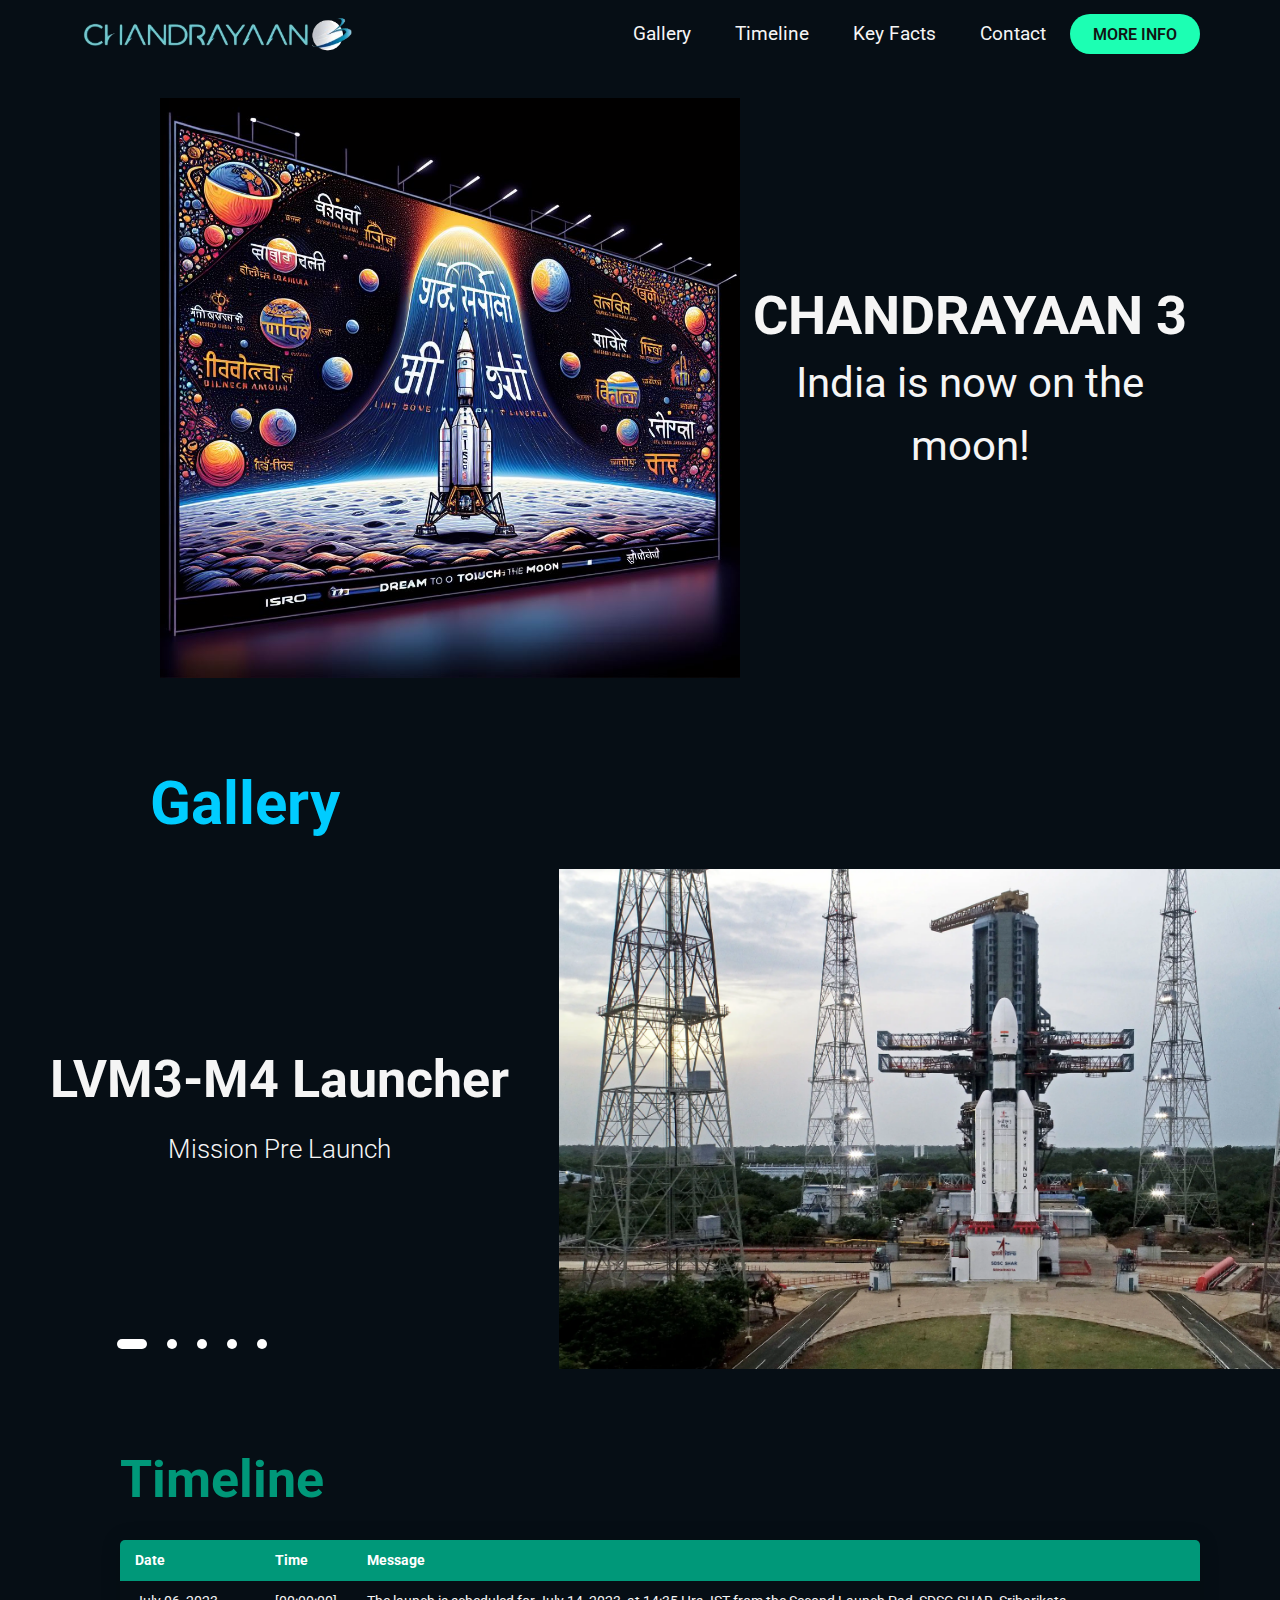
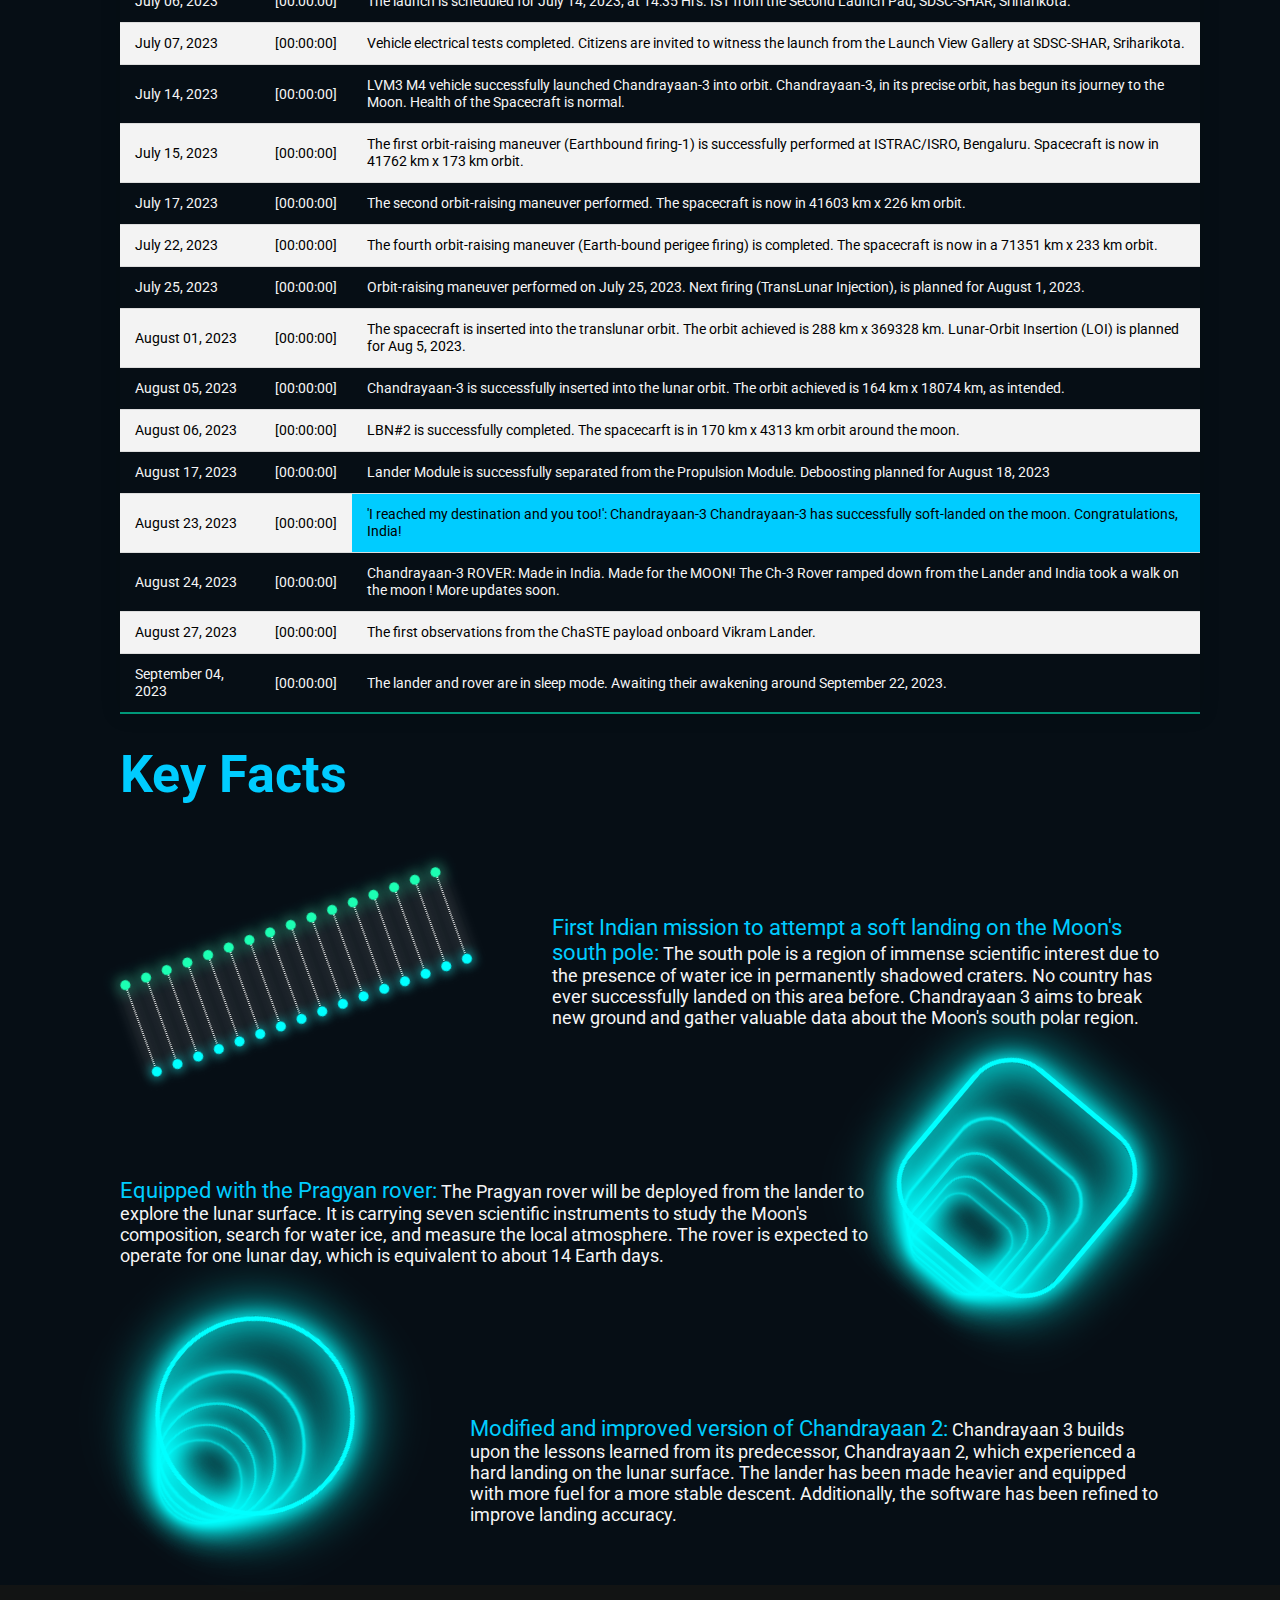
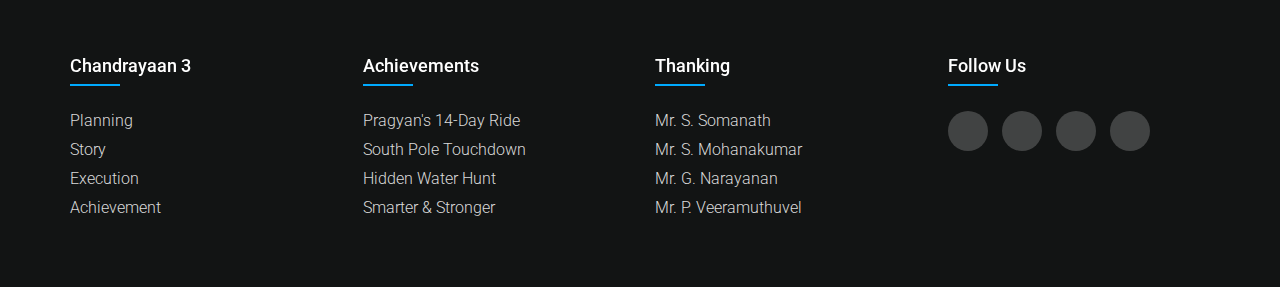
<file: index.html>
<!DOCTYPE html>
<html lang="en">
  <head>
    <meta charset="UTF-8" />
    <meta name="viewport" content="width=device-width, initial-scale=1.0" />
    <title>ISRO-Chandrayaan 3</title>
    <link rel="stylesheet" href="index.css" />
    <link
      rel="stylesheet"
      href="https://cdnjs.cloudflare.com/ajax/libs/font-awesome/6.5.1/css/all.min.css"
      integrity="sha512-DTOQO9RWCH3ppGqcWaEA1BIZOC6xxalwEsw9c2QQeAIftl+Vegovlnee1c9QX4TctnWMn13TZye+giMm8e2LwA=="
      crossorigin="anonymous"
      referrerpolicy="no-referrer"
    />
  </head>
  <body>
    <section id="home-section">
      <div class="home-container">
        <div class="navbar">
          <img src="Images/logo_ch3.png" alt="logo" />
          <input type="checkbox" id="menu-toggle" class="menu-toggle" />
          <div class="nav-heading">
            <label for="menu-toggle" class="menu-icon">&#9776;</label>
            <div class="nav-links">
              <a href="#gallery-section">Gallery</a>
              <a href="#timeline-section">Timeline</a>
              <a href="#fact-section">Key Facts</a>
              <a href="#footer-id">Contact</a>
              <button class="btn">
                <a href="./nowhere.html">MORE INFO</a>
              </button>
            </div>
          </div>
        </div>
        <div class="hero-container">
          <img src="Images/hero-img.jpeg" alt="" />
          <h1>
            CHANDRAYAAN 3
            <br />
            <span class="change-text"></span>
          </h1>
        </div>
      </div>
    </section>
    <section id="gallery-section">
      <div class="gallery">
        <h2>Gallery</h2>
        <div class="slider">
          <div class="list">
            <div class="item">
              <h3>LVM3-M4 Launcher<br /><span>Mission Pre Launch</span></h3>
              <img src="./Images/lvm3.webp" alt="" />
            </div>
            <div class="item">
              <h3>LVM3-M4 Launcher<br /><span>Mission Post Launch</span></h3>
              <img src="./Images/post-launch.webp" alt="" />
            </div>
            <div class="item">
              <h3>Chandrayaan-3<br /><span>Journey in Sketches</span></h3>
              <img src="./Images/journey.png" alt="" />
            </div>
            <div class="item">
              <h3>Chandrayaan-3<br /><span>Post Landing</span></h3>
              <img src="./Images/landed.jpg" alt="" />
            </div>
            <div class="item">
              <h3>Chandrayaan-3<br /><span>Sending Moon Image</span></h3>
              <img src="./Images/moon_surface.jpg" alt="" />
            </div>
          </div>
          <!-- <div class="buttons">
              <button id="prev"><</button>
              <button id="next">></button>
          </div> -->
          <ul class="dots">
            <li class="active"></li>
            <li></li>
            <li></li>
            <li></li>
            <li></li>
          </ul>
        </div>
      </div>
    </section>
    <section id="timeline-section">
      <div class="timeline">
        <h2>Timeline</h2>
        <table class="content-table">
          <thead>
            <tr>
              <th>Date</th>
              <th>Time</th>
              <th>Message</th>
            </tr>
          </thead>
          <tbody>
            <tr>
              <td>July 06, 2023</td>
              <td>[00:00:00]</td>
              <td>
                The launch is scheduled for July 14, 2023, at 14:35 Hrs. IST
                from the Second Launch Pad, SDSC-SHAR, Sriharikota.
              </td>
            </tr>
            <tr>
              <td>July 07, 2023</td>
              <td>[00:00:00]</td>
              <td>
                Vehicle electrical tests completed. Citizens are invited to
                witness the launch from the Launch View Gallery at SDSC-SHAR,
                Sriharikota.
              </td>
            </tr>
            <tr>
              <td>July 14, 2023</td>
              <td>[00:00:00]</td>
              <td>
                LVM3 M4 vehicle successfully launched Chandrayaan-3 into orbit.
                Chandrayaan-3, in its precise orbit, has begun its journey to
                the Moon. Health of the Spacecraft is normal.
              </td>
            </tr>
            <tr>
              <td>July 15, 2023</td>
              <td>[00:00:00]</td>
              <td>
                The first orbit-raising maneuver (Earthbound firing-1) is
                successfully performed at ISTRAC/ISRO, Bengaluru. Spacecraft is
                now in 41762 km x 173 km orbit.
              </td>
            </tr>
            <tr>
              <td>July 17, 2023</td>
              <td>[00:00:00]</td>
              <td>
                The second orbit-raising maneuver performed. The spacecraft is
                now in 41603 km x 226 km orbit.
              </td>
            </tr>
            <tr>
              <td>July 22, 2023</td>
              <td>[00:00:00]</td>
              <td>
                The fourth orbit-raising maneuver (Earth-bound perigee firing)
                is completed. The spacecraft is now in a 71351 km x 233 km
                orbit.
              </td>
            </tr>
            <tr>
              <td>July 25, 2023</td>
              <td>[00:00:00]</td>
              <td>
                Orbit-raising maneuver performed on July 25, 2023. Next firing
                (TransLunar Injection), is planned for August 1, 2023.
              </td>
            </tr>
            <tr>
              <td>August 01, 2023</td>
              <td>[00:00:00]</td>
              <td>
                The spacecraft is inserted into the translunar orbit. The orbit
                achieved is 288 km x 369328 km. Lunar-Orbit Insertion (LOI) is
                planned for Aug 5, 2023.
              </td>
            </tr>
            <tr>
              <td>August 05, 2023</td>
              <td>[00:00:00]</td>
              <td>
                Chandrayaan-3 is successfully inserted into the lunar orbit. The
                orbit achieved is 164 km x 18074 km, as intended.
              </td>
            </tr>
            <tr>
              <td>August 06, 2023</td>
              <td>[00:00:00]</td>
              <td>
                LBN#2 is successfully completed. The spacecarft is in 170 km x
                4313 km orbit around the moon.
              </td>
            </tr>
            <tr>
              <td>August 17, 2023</td>
              <td>[00:00:00]</td>
              <td>
                Lander Module is successfully separated from the Propulsion
                Module. Deboosting planned for August 18, 2023
              </td>
            </tr>
            <tr>
              <td>August 23, 2023</td>
              <td>[00:00:00]</td>
              <td style="background-color: #00ccff">
                'I reached my destination and you too!': Chandrayaan-3
                Chandrayaan-3 has successfully soft-landed on the moon.
                Congratulations, India!
              </td>
            </tr>
            <tr>
              <td>August 24, 2023</td>
              <td>[00:00:00]</td>
              <td>
                Chandrayaan-3 ROVER: Made in India. Made for the MOON! The Ch-3
                Rover ramped down from the Lander and India took a walk on the
                moon ! More updates soon.
              </td>
            </tr>
            <tr>
              <td>August 27, 2023</td>
              <td>[00:00:00]</td>
              <td>
                The first observations from the ChaSTE payload onboard Vikram
                Lander.
              </td>
            </tr>
            <tr>
              <td>September 04, 2023</td>
              <td>[00:00:00]</td>
              <td>
                The lander and rover are in sleep mode. Awaiting their awakening
                around September 22, 2023.
              </td>
            </tr>
          </tbody>
        </table>
      </div>
    </section>
    <section id="fact-section">
      <div class="fact">
        <h2>Key Facts</h2>
        <div class="card1">
          <div class="material">
            <div class="dna"></div>
            <div class="dna"></div>
            <div class="dna"></div>
            <div class="dna"></div>
            <div class="dna"></div>
            <div class="dna"></div>
            <div class="dna"></div>
            <div class="dna"></div>
            <div class="dna"></div>
            <div class="dna"></div>
            <div class="dna"></div>
            <div class="dna"></div>
            <div class="dna"></div>
            <div class="dna"></div>
            <div class="dna"></div>
            <div class="dna"></div>
          </div>
          <div class="content1">
            <p>
              <span
                >First Indian mission to attempt a soft landing on the Moon's
                south pole:</span
              >
              The south pole is a region of immense scientific interest due to
              the presence of water ice in permanently shadowed craters. No
              country has ever successfully landed on this area before.
              Chandrayaan 3 aims to break new ground and gather valuable data
              about the Moon's south polar region.
            </p>
          </div>
        </div>
        <div class="card2">
          <div class="content2">
            <p>
              <span>Equipped with the Pragyan rover:</span> The Pragyan rover
              will be deployed from the lander to explore the lunar surface. It
              is carrying seven scientific instruments to study the Moon's
              composition, search for water ice, and measure the local
              atmosphere. The rover is expected to operate for one lunar day,
              which is equivalent to about 14 Earth days.
            </p>
          </div>
          <div class="containerSquare">
            <div class="frame"></div>
            <div class="frame"></div>
            <div class="frame"></div>
            <div class="frame"></div>
            <div class="frame"></div>
          </div>
        </div>
        <div class="card3">
          <div class="containerSquare">
            <div class="frame" style="border-radius: 50%"></div>
            <div class="frame" style="border-radius: 50%"></div>
            <div class="frame" style="border-radius: 50%"></div>
            <div class="frame" style="border-radius: 50%"></div>
            <div class="frame" style="border-radius: 50%"></div>
          </div>
          <div class="content3">
            <p>
              <span>Modified and improved version of Chandrayaan 2:</span>
              Chandrayaan 3 builds upon the lessons learned from its
              predecessor, Chandrayaan 2, which experienced a hard landing on
              the lunar surface. The lander has been made heavier and equipped
              with more fuel for a more stable descent. Additionally, the
              software has been refined to improve landing accuracy.
            </p>
          </div>
        </div>
      </div>
    </section>
    <footer class="footer" id="footer-id">
      <div class="container">
        <div class="row">
          <div class="footer-col">
            <h4>chandrayaan 3</h4>
            <ul>
              <li><a href="#">planning</a></li>
              <li><a href="#">story</a></li>
              <li><a href="#">execution</a></li>
              <li><a href="#">achievement</a></li>
            </ul>
          </div>
          <div class="footer-col">
            <h4>achievements</h4>
            <ul>
              <li><a href="#">Pragyan's 14-Day Ride</a></li>
              <li><a href="#">South Pole Touchdown</a></li>
              <li><a href="#">Hidden Water Hunt</a></li>
              <li><a href="#">Smarter & Stronger</a></li>
            </ul>
          </div>
          <div class="footer-col">
            <h4>Thanking</h4>
            <ul>
              <li><a href="#">Mr. S. Somanath</a></li>
              <li><a href="#">Mr. S. Mohanakumar</a></li>
              <li><a href="#">Mr. G. Narayanan</a></li>
              <li><a href="#">Mr. P. Veeramuthuvel</a></li>
            </ul>
          </div>
          <div class="footer-col">
            <h4>follow us</h4>
            <div class="social-links">
              <a href="#"><i class="fab fa-facebook-f"></i></a>
              <a href="#"><i class="fab fa-twitter"></i></a>
              <a href="#"><i class="fab fa-instagram"></i></a>
              <a href="#"><i class="fab fa-linkedin-in"></i></a>
            </div>
          </div>
        </div>
      </div>
    </footer>
    <script src="./index.js"></script>
  </body>
</html>
</file>
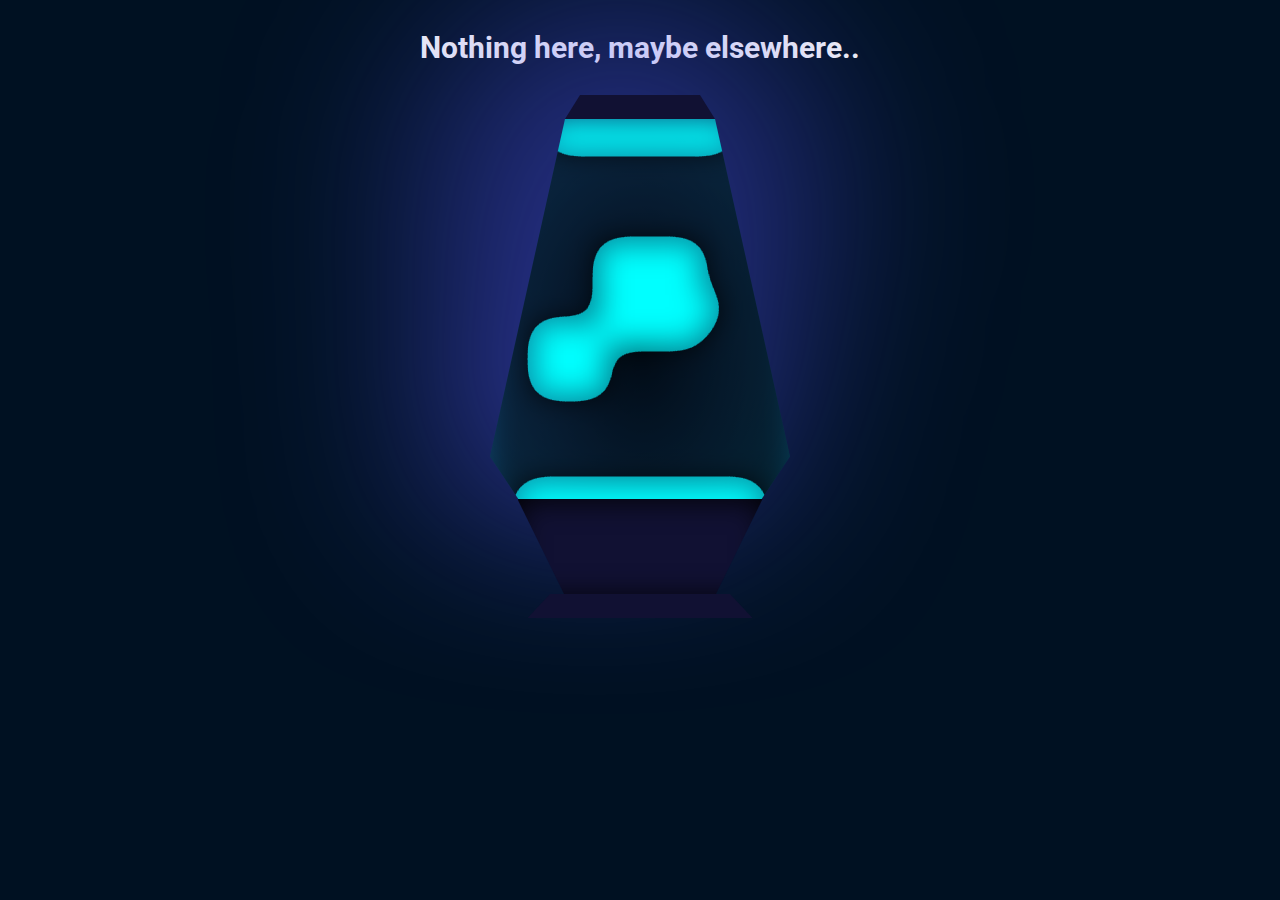
<file: nowhere.html>
<!DOCTYPE html>
<html lang="fr">
  <head>
    <meta charset="UTF-8" />
    <meta http-equiv="X-UA-Compatible" content="IE=edge" />
    <meta name="viewport" content="width=device-width, initial-scale=1.0" />
    <title>MORE INFO: Chandrayaan 3</title>
    <link rel="stylesheet" href="./nowhere.css" />
  </head>
  <body>
    <main>
      <section id="zonePage">
        <h1>Nothing here, maybe <a href="./index.html">elsewhere</a>..</h1>
        <div class="glow"></div>
        <div class="frame">
          <div class="top"></div>
          <div class="body-lamp">
            <div class="gooey">
              <div class="bubble"></div>
              <div class="bubble"></div>
              <div class="bubble"></div>
              <div class="bubble"></div>
              <div class="bubble"></div>
            </div>
          </div>
          <div class="base-lamp"></div>
          <div class="base"></div>
        </div>
      </section>
    </main>
  </body>
</html>
</file>
<file: index.css>
@import url("https://fonts.googleapis.com/css2?family=Open+Sans:wght@300;400;500;600;800&family=Roboto:wght@400;500;700;900&display=swap");

* {
  margin: 0;
  padding: 0;
  box-sizing: border-box;
  font-family: "Open Sans", sans-serif;
  font-family: "Roboto", sans-serif;
  scroll-behavior: smooth;
}
/* scroll effect */
html {
  scrollbar-width: normal;
  scrollbar-color: #777 #555;
}

html::-webkit-scrollbar {
  width: 0.7vw;
}

html::-webkit-scrollbar-thumb {
  border-radius: 40px;
  background-color: black;
}

html::-webkit-scrollbar-thumb:hover {
  background: linear-gradient(#00aaff, #009879);
}

body {
  background-color: #060e15;
  color: whitesmoke;
}
.navbar {
  display: flex;
  justify-content: space-between;
  align-items: center;
  background-color: #060e15;
  padding: 10px 5rem;
  color: white;
}

.navbar img {
  width: 25%;
  margin-top: 5px;
  margin-right: 10px;
}
.menu-toggle {
  display: none;
}
label {
  display: none;
}
.navbar a {
  color: whitesmoke;
  text-decoration: none;
  margin: 0 20px;
  font-size: 19px;
}
.navbar a:hover {
  cursor: pointer;
  color: #00ccff;
}
.nav-heading .btn a {
  font-size: 16px;
  font-weight: 600;
  color: #121414;
}
.nav-heading .btn {
  cursor: pointer;
  border-radius: 40px;
  border: none;
  background-color: #1cffb3;
  width: 130px;
  height: 40px;
  transition: 0.3s ease-in-out;
}
.nav-heading .btn:hover {
  scale: 1.1;
  transition: 0.3s ease-in-out;
  background-color: #00ccff;
}

.hero-container {
  padding: 10px 5rem;
  display: flex;
  justify-content: space-between;
  align-items: center;
}
.hero-container img {
  padding-top: 20px;
  padding-left: 80px;
  max-height: 600px;
}
.hero-container h1 {
  font-size: 54px;
  text-align: center;
}
.hero-container h1 span:before{
  content: "";
}
.hero-container h1 span {
  font-size: 42px;
  font-weight: 400;
}

.gallery {
  padding: 5rem 0;
}
.gallery h2 {
  font-size: 60px;
  color: #00ccff;
  padding: 0 0 30px 150px;
}
.slider {
  width: 1300px;
  max-width: 100vw;
  height: 500px;
  margin: auto;
  position: relative;
  overflow: hidden;
}
.slider .list {
  position: absolute;
  width: max-content;
  height: 100%;
  left: 0;
  top: 0;
  display: flex;
  transition: 1s;
}
.slider .list .item {
  display: flex;
  justify-content: space-between;
}
.slider .list .item h3 {
  padding: 180px 50px;
  font-size: 52px;
  text-align: center;
}
.slider .list .item h3 span {
  font-size: 26px;
  font-weight: 300;
}
.slider .list img {
  width: 900px;
  max-width: 100vw;
  height: 610px;
  object-fit: cover;
}
/* .slider .buttons{
    position: absolute;
    top: 45%;
    left: 5%;
    width: 90%;
    display: flex;
    justify-content: space-between;
}
.slider .buttons button{
    width: 50px;
    height: 50px;
    border-radius: 50%;
    background-color: #fff5;
    color: #fff;
    border: none;
    font-family: monospace;
    font-weight: bold;
} */
.slider .dots {
  position: absolute;
  bottom: 10px;
  left: -28rem;
  color: #fff;
  width: 100%;
  margin: 0;
  padding: 0;
  display: flex;
  justify-content: center;
}
.slider .dots li {
  cursor: pointer;
  list-style: none;
  width: 10px;
  height: 10px;
  background-color: #fff;
  margin: 10px;
  border-radius: 20px;
  transition: 0.5s;
}
.slider .dots li.active {
  width: 30px;
}

.timeline h2 {
  font-size: 52px;
  color: #009879;
  padding: 0 0 5px 120px;
}
.content-table {
  border-collapse: collapse;
  margin: 25px 80px 10px 120px;
  font-size: 0.9em;
  min-width: 300px;
  border-radius: 5px 5px 0 0;
  overflow: hidden;
  box-shadow: 0 0 20px rgba(0, 0, 0, 0.15);
}

.content-table thead tr {
  background-color: #009879;
  color: #ffffff;
  text-align: left;
  font-weight: bold;
}

.content-table th,
.content-table td {
  padding: 12px 15px;
}

.content-table tbody tr {
  border-bottom: 1px solid #dddddd;
}

.content-table tbody tr:nth-of-type(even) {
  background-color: #f3f3f3;
  color: black;
}

.content-table tbody tr:last-of-type {
  border-bottom: 2px solid #009879;
}

.content-table tbody tr.active-row {
  font-weight: bold;
  color: #009879;
}

.material {
  position: relative;
  display: flex;
  justify-content: center;
  align-items: center;
  transform-style: preserve-3d;
  transform: rotateZ(-20deg);
}

@keyframes rotate {
  0% {
    transform: rotateX(0deg);
  }
  100% {
    transform: rotateX(360deg);
  }
}

.dna {
  position: relative;
  width: 1px;
  height: 100px;
  border: 1px dotted #e7e7e7;
  box-shadow: 0 0 15px #e7e7e7;
  background: transparent;
  margin: 0px 10px;
  animation: rotate 3s linear infinite;
}
.dna::before {
  content: "";
  position: absolute;
  top: -2px;
  left: -5px;
  width: 10px;
  height: 10px;
  background: #1cffb3;
  border-radius: 50%;
  box-shadow: 0 0 15px #1cffb3;
}
.dna::after {
  content: "";
  position: absolute;
  bottom: -2px;
  left: -5px;
  width: 10px;
  height: 10px;
  background: #0ff;
  border-radius: 50%;
  box-shadow: 0 0 12px #0ff;
}

.dna:nth-child(1) {
  animation-delay: -0.15s;
}
.dna:nth-child(2) {
  animation-delay: -0.3s;
}
.dna:nth-child(3) {
  animation-delay: -0.45s;
}
.dna:nth-child(4) {
  animation-delay: -0.6s;
}
.dna:nth-child(5) {
  animation-delay: -0.75s;
}
.dna:nth-child(6) {
  animation-delay: -0.9s;
}
.dna:nth-child(7) {
  animation-delay: -1.05s;
}
.dna:nth-child(8) {
  animation-delay: -1.2s;
}
.dna:nth-child(9) {
  animation-delay: -1.35s;
}
.dna:nth-child(10) {
  animation-delay: -1.5s;
}
.dna:nth-child(11) {
  animation-delay: -1.65s;
}
.dna:nth-child(12) {
  animation-delay: -1.8s;
}
.dna:nth-child(13) {
  animation-delay: -1.95s;
}
.dna:nth-child(14) {
  animation-delay: -2.1s;
}
.dna:nth-child(15) {
  animation-delay: -2.25s;
}
.dna:nth-child(16) {
  animation-delay: -2.3s;
}

.containerSquare {
  width: 100%;
  height: 100%;
  position: relative;
  display: flex;
  justify-content: center;
  align-items: center;
  perspective: 30px;
}

.frame {
  width: 200px;
  height: 200px;
  position: absolute;
  border-radius: 50px;
  border: 5px solid #00ffaa;
  box-shadow: 0 0 20px #00aaff, inset 0 0 40px #00aaff20, 0 0 60px #00ffaa,
    inset 0 0 60px #00ffaa;
  filter: brightness(2) contrast(2);
  animation: zooming 4s linear infinite alternate;
}

.frame:nth-child(1) {
  transform: rotate(40deg) translateY(0px) translateZ(0px);
  opacity: 1;
  animation-delay: -1s;
}

.frame:nth-child(2) {
  transform: rotate(40deg) translateY(50px) translateZ(-10px);
  opacity: 0.9;
  animation-delay: -1.3s;
}

.frame:nth-child(3) {
  transform: rotate(40deg) translateY(100px) translateZ(-20px);
  opacity: 0.85;
  animation-delay: -1.5s;
}

.frame:nth-child(4) {
  transform: rotate(40deg) translateY(150px) translateZ(-30px);
  opacity: 0.8;
  animation-delay: -1.7s;
}

.frame:nth-child(5) {
  transform: rotate(40deg) translateY(200px) translateZ(-40px);
  opacity: 0.75;
  animation-delay: -1.9s;
}

.frame:nth-child(6) {
  transform: rotate(40deg) translateY(250px) translateZ(-50px);
  opacity: 0.7;
  animation-delay: -2.1s;
}

.frame:nth-child(7) {
  transform: rotate(40deg) translateY(300px) translateZ(-60px);
  opacity: 0.65;
  animation-delay: -2.3s;
}

.frame:nth-child(8) {
  transform: rotate(40deg) translateY(350px) translateZ(-70px);
  opacity: 0.6;
  animation-delay: -2.5s;
}

.frame:nth-child(9) {
  transform: rotate(40deg) translateY(400px) translateZ(-80px);
  opacity: 0.5;
  animation-delay: -2.7s;
}

.frame:nth-child(10) {
  transform: rotate(40deg) translateY(450px) translateZ(-90px);
  opacity: 0.4;
  animation-delay: -2.9s;
}

.frame:nth-child(11) {
  transform: rotate(40deg) translateY(500px) translateZ(-100px);
  opacity: 0.3;
  animation-delay: -3.1s;
}

.frame:nth-child(12) {
  transform: rotate(40deg) translateY(550px) translateZ(-110px);
  opacity: 0.2;
  animation-delay: -3.3s;
}

.frame:nth-child(13) {
  transform: rotate(40deg) translateY(600px) translateZ(-120px);
  opacity: 0.1;
  animation-delay: -3.5s;
}

.frame:nth-child(14) {
  transform: rotate(40deg) translateY(650px) translateZ(-130px);
  opacity: 0.05;
  animation-delay: -3.7s;
}

@keyframes zooming {
  0% {
    transform: scale(0.2) rotate(40deg);
    opacity: 1;
  }

  100% {
    transform: scale(1) rotate(180deg);
    opacity: 0;
  }
}

.card1,
.card2,
.card3 {
  display: flex;
  padding: 90px 120px 60px 120px;
}
.content1 p,
.content2 p,
.content3 p {
  color: whitesmoke;
  font-size: 18px;
  padding-top: -30px;
}
.content1 p span,
.content2 p span,
.content3 p span {
  color: #00ccff;
  font-size: 22px;
}
.content1 p,
.content3 p {
  padding-left: 80px;
}
.fact h2 {
  font-size: 52px;
  color: #00ccff;
  padding: 20px 0 20px 120px;
}

.footer .container {
  max-width: 1170px;
  margin: auto;
}
.footer .container .row {
  display: flex;
  flex-wrap: wrap;
}
.footer-col ul {
  list-style: none;
}
.footer {
  background-color: #121414;
  padding: 70px 0;
}
.footer-col {
  width: 25%;
  padding: 0 15px;
}
.footer-col h4 {
  font-size: 18px;
  color: #ffffff;
  text-transform: capitalize;
  margin-bottom: 35px;
  font-weight: 500;
  position: relative;
}
.footer-col h4::before {
  content: "";
  position: absolute;
  left: 0;
  bottom: -10px;
  background-color: #00aaff;
  height: 2px;
  box-sizing: border-box;
  width: 50px;
}
.footer-col ul li:not(:last-child) {
  margin-bottom: 10px;
}
.footer-col ul li a {
  font-size: 16px;
  text-transform: capitalize;
  color: #ffffff;
  text-decoration: none;
  font-weight: 300;
  color: rgb(218, 218, 218);
  display: block;
  transition: all 0.3s ease;
}
.footer-col ul li a:hover {
  color: #ffffff;
  padding-left: 8px;
}
.footer-col .social-links a {
  display: inline-block;
  height: 40px;
  width: 40px;
  background-color: rgba(255, 255, 255, 0.2);
  margin: 0 10px 10px 0;
  text-align: center;
  line-height: 40px;
  border-radius: 50%;
  color: #ffffff;
  transition: all 0.5s ease;
}
.footer-col .social-links a:hover {
  color: #24262b;
  background-color: #00ccff;
}

@media screen and (max-width: 768px) {
  .slider {
    height: 400px;
  }
}
@media (max-width: 767px) {
  .footer-col {
    width: 50%;
    margin-bottom: 30px;
  }
}
@media (max-width: 574px) {
  .footer-col {
    width: 100%;
  }
}

@media screen and (max-width: 1024px) {
  .navbar {
    padding: 10px 2rem;
  }
  .navbar {
    flex-direction: row;
  }

  .navbar img {
    width: 50%; /* Adjust as needed */
    margin: 10px 0;
  }

  .menu-icon {
    display: block;
    font-size: 24px;
    cursor: pointer;
    order: 2; /* Move the menu icon to the right */
  }

  #menu-toggle {
    display: none; /* Hide the checkbox input */
  }

  .nav-links {
    display: none;
    width: 100%;
    text-align: center;
    align-items: center;
    padding-bottom: 15px;
  }

  #menu-toggle:checked + .nav-heading .nav-links {
    display: flex;
    flex-direction: column;
    background-color: #060e15;
    position: absolute;
    top: 60px;
    left: 0;
    z-index: 1;
  }

  #menu-toggle:checked + .nav-heading .nav-links a {
    margin: 10px 0;
  }

  .hero-container {
    padding: 10px 2rem;
    flex-direction: column;
    align-items: center;
  }

  .hero-container img {
    padding-left: 0;
    max-width: 100%;
  }

  .hero-container h1 {
    padding-top: 30px;
    font-size: 40px;
    text-align: center;
  }

  .gallery h2,
  .timeline h2,
  .fact h2 {
    padding-left: 20px;
  }

  .gallery {
    padding: 2rem 0;
  }

  .slider {
    height: 300px;
  }

  .slider .list .item h3 {
    padding: 100px 20px;
    font-size: 30px;
  }

  .slider .list img {
    width: 500px;
    height: 300px;
  }
  .slider .dots {
    left: -33%;
  }

  .timeline .content-table {
    margin: 10px 20px;
  }

  .fact {
    padding: 2rem 0;
  }

  .card1,
  .card2,
  .card3 {
    flex-direction: column;
    padding: 25px;
  }

  .content1 p,
  .content2 p,
  .content3 p {
    padding-left: 5px;
  }
  .content1 p {
    padding-top: 40px;
  }

  .footer .container {
    padding: 50px 20px;
  }
}

@media screen and (max-width: 767px) {
  .navbar {
    flex-direction: column;
    align-items: center;
    text-align: center;
  }

  .navbar img {
    width: 50%;
    margin-bottom: 10px;
  }

  .navbar a {
    margin: 10px 0;
  }

  .hero-container h1 {
    font-size: 30px;
  }
  .hero-container h1 span {
    font-size: 22px;
  }

  .gallery h2,
  .timeline h2,
  .fact h2 {
    font-size: 30px;
  }

  .slider .list .item h3 {
    padding: 50px 10px;
    font-size: 24px;
  }

  .slider .dots {
    left: auto;
    right: 10px;
  }

  .timeline .content-table {
    margin: 10px;
  }

  .footer-col {
    width: 100%;
    margin-bottom: 30px;
  }
}

@media screen and (max-width: 574px) {
  .navbar {
    flex-direction: row;
  }

  .navbar img {
    width: 50%; /* Adjust as needed */
    margin: 10px 0;
  }

  .menu-icon {
    display: block;
    font-size: 24px;
    cursor: pointer;
    order: 2; /* Move the menu icon to the right */
  }

  #menu-toggle {
    display: none; /* Hide the checkbox input */
  }

  .nav-links {
    display: none;
    width: 100%;
    text-align: center;
    align-items: center;
    padding-bottom: 15px;
  }

  #menu-toggle:checked + .nav-heading .nav-links {
    display: flex;
    flex-direction: column;
    background-color: #060e15;
    position: absolute;
    top: 60px;
    left: 0;
    z-index: 1;
  }

  #menu-toggle:checked + .nav-heading .nav-links a {
    margin: 10px 0;
  }
  .hero-container img{
    width: 90%;
  }
  .hero-container h1 {
    padding-top: 30px;
    line-height: 0.8;
    font-size: 28px;
  }

  .gallery h2,
  .timeline h2,
  .fact h2 {
    font-size: 28px;
  }
  .gallery h2 {
    padding-bottom: 0;
  }
  .slider {
    height: 500px;
  }

  .slider .list .item h3 {
    padding: 30px 10px;
    font-size: 20px;
  }
  .slider .list .item h3 span {
    font-size: 17px;
  }

  .slider .list .item {
    flex-direction: column;
  }
  .slider .list img {
    height: 500px;
    padding: 0 20px;
  }

  .timeline .content-table {
    margin: 6px;
  }
  .fact .content1 {
    padding-top: 50px;
  }
  .containerSquare {
    padding-top: 60px;
  }

  .footer .container {
    padding: 30px 0 0 0;
    text-align: center;
    align-items: center;
  }
  .footer-col h4::before {
    left: 44%;
  }
  .footer {
    padding: 0;
  }
}
</file>
<file: nowhere.css>
@import url("https://fonts.googleapis.com/css2?family=Open+Sans:wght@300;400;500;600;800&family=Roboto:wght@400;500;700;900&display=swap");

* {
  margin: 0;
  padding: 0;
  box-sizing: border-box;
  font-family: "Open Sans", sans-serif;
  font-family: "Roboto", sans-serif;
}

html {
  font-size: 62.5%;
}

body {
  background-color: #001122;
  display: flex;
  justify-content: center;
  align-items: center;
  max-height: 100vh;
}

h1 {
  padding-top: 30px;
  color: whitesmoke;
  font-size: 3rem;
}

a {
  text-decoration: none;
  color: whitesmoke;
  transition: 0.2s ease-in-out;
}

a:hover {
  transition: 0.2s ease-in-out;
  color: #00aaff;
  font-size: 3.1rem;
}

#zonePage {
  display: flex;
  flex-direction: column;
}

.frame {
  padding-top: 30px;
  display: flex;
  flex-direction: column;
  justify-content: center;
  align-items: center;
}

.body-lamp {
  position: relative;
  width: 300px;
  height: 450px;
  background: radial-gradient(#001122, #00ffff35);
  clip-path: polygon(25% 0%, 75% 0%, 100% 75%, 75% 100%, 25% 100%, 0 75%);
  overflow: hidden;
}

.base-lamp {
  position: relative;
  width: 245px;
  height: 100px;
  bottom: 70px;
  background: #111133;
  clip-path: polygon(0 0, 100% 0, 80% 100%, 20% 100%);
  box-shadow: inset 0 0 30px #000;
}

.base {
  position: relative;
  width: 225px;
  height: 24px;
  bottom: 75px;
  background: #111133;
  clip-path: polygon(10% 0, 90% 0, 100% 100%, 0 100%);
}

.top {
  position: relative;
  width: 150px;
  height: 24px;
  top: 0;
  background: #111133;
  clip-path: polygon(10% 0, 90% 0, 100% 100%, 0 100%);
  z-index: 2;
}

.gooey {
  position: absolute;
  width: 100%;
  height: 100%;
  background: #00000070;
  overflow: hidden;
  display: flex;
  justify-content: center;
  align-items: center;
  flex-direction: column;
  filter: blur(15px) contrast(30);
}

.bubble {
  position: relative;
  width: 100px;
  height: 100px;
  background: #00ffff;
  animation: move 7s ease-in-out infinite alternate;
}

.bubble:nth-child(1) {
  top: 50px;
  left: 10px;
}

.bubble:nth-child(2) {
  width: 50px;
  height: 30px;
  left: 50px;
  animation-delay: -2s;
}

.bubble:nth-child(3) {
  width: 70px;
  height: 70px;
  left: -70px;
  animation-delay: -3.5s;
}

.bubble:nth-child(4) {
  left: 0px;
  width: 80%;
  bottom: -90px;
  animation: none;
}

.bubble:nth-child(5) {
  position: absolute;
  top: -70px;
  left: 60px;
  width: 60%;
  animation: none;
}

@keyframes move {
  0% {
    border-radius: 75% 25% 20% 80% / 34% 47% 53% 66%;
    transform: translateY(-200px);
  }

  100% {
    border-radius: 50%;
    transform: translateY(220px);
  }
}

.glow {
  position: absolute;
  width: 400px;
  height: 400px;
  background: #5555ff70;
  filter: blur(100px);
  border-radius: 50%;
}

.glow::after {
  content: "";
  position: absolute;
  bottom: -80px;
  width: 350px;
  height: 90px;
  background: #5555ff;
  filter: blur(5px);
  border-radius: 50%;
}

@media (max-width: 768px) {
  h1 {
    font-size: 2rem;
  }
  a:hover {
    font-size: 2.3rem;
  }
  .glow {
    width: 300px;
  }
}
</file>
